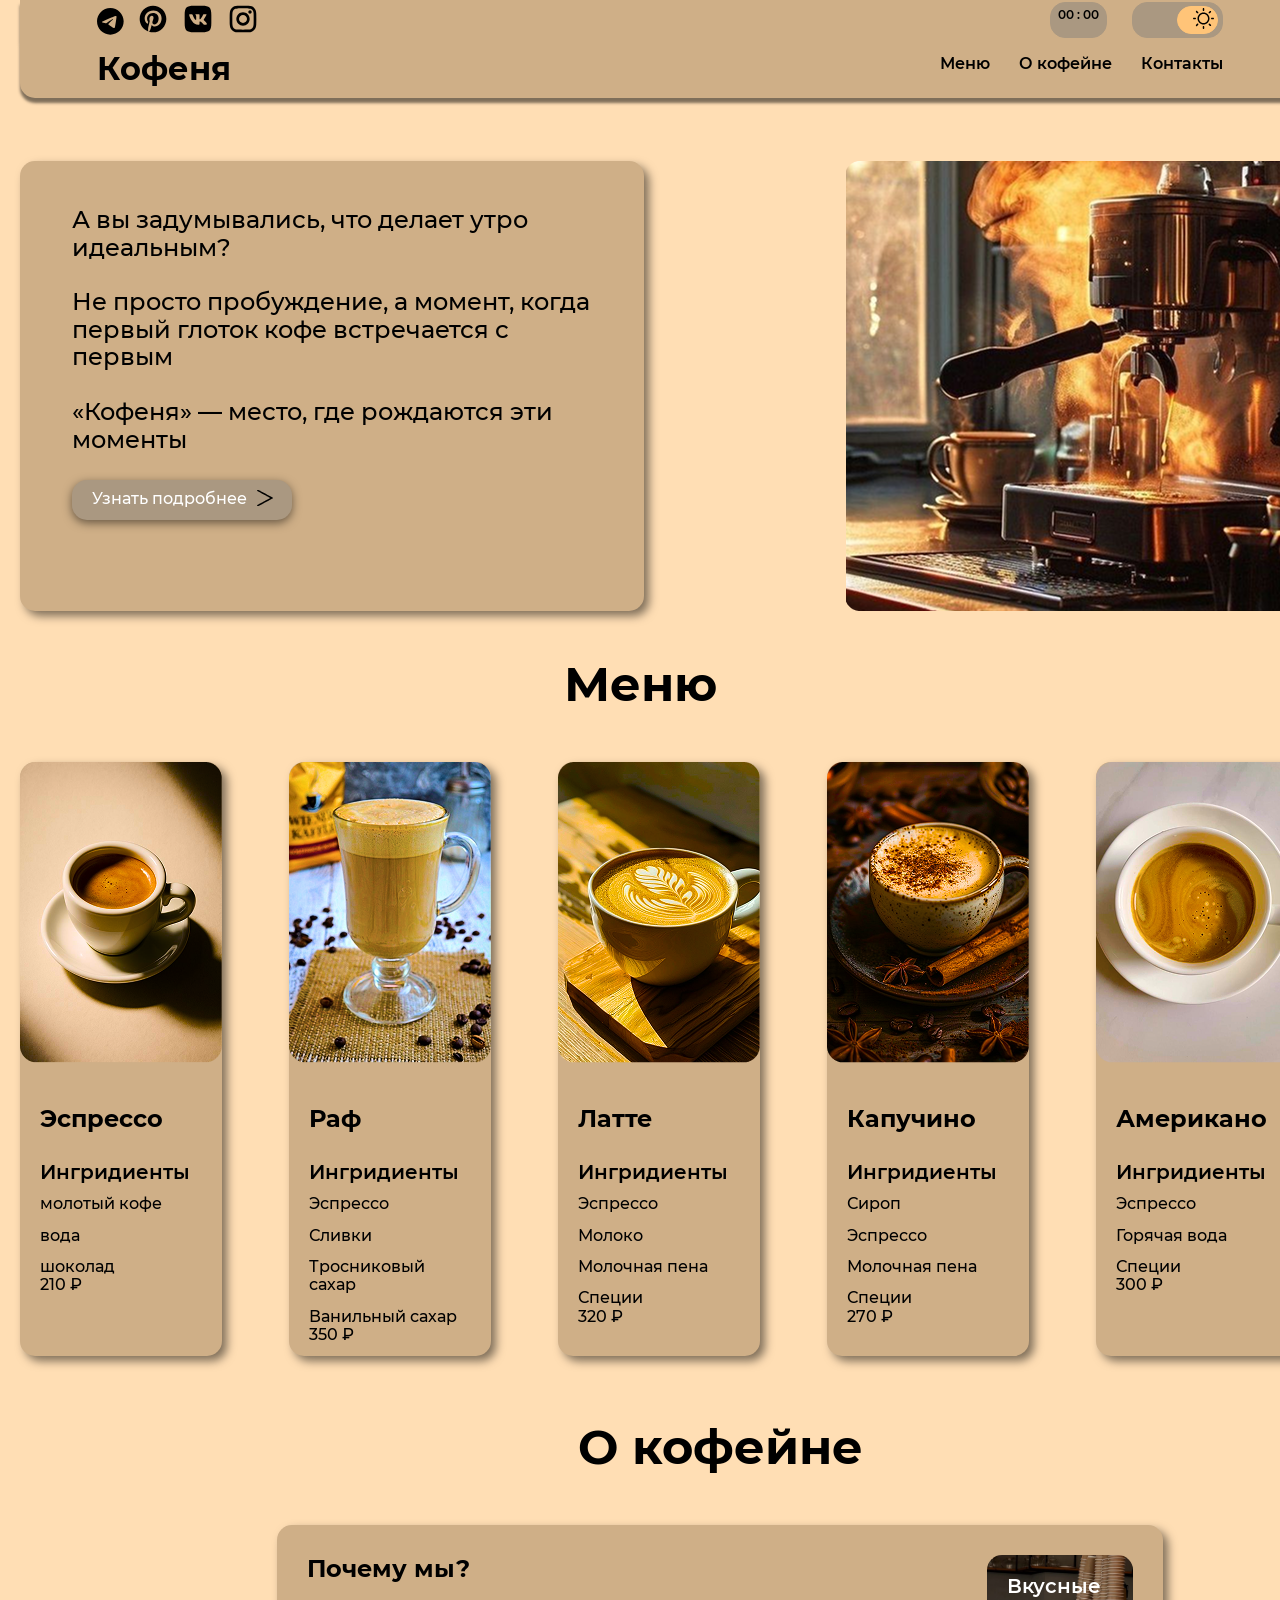
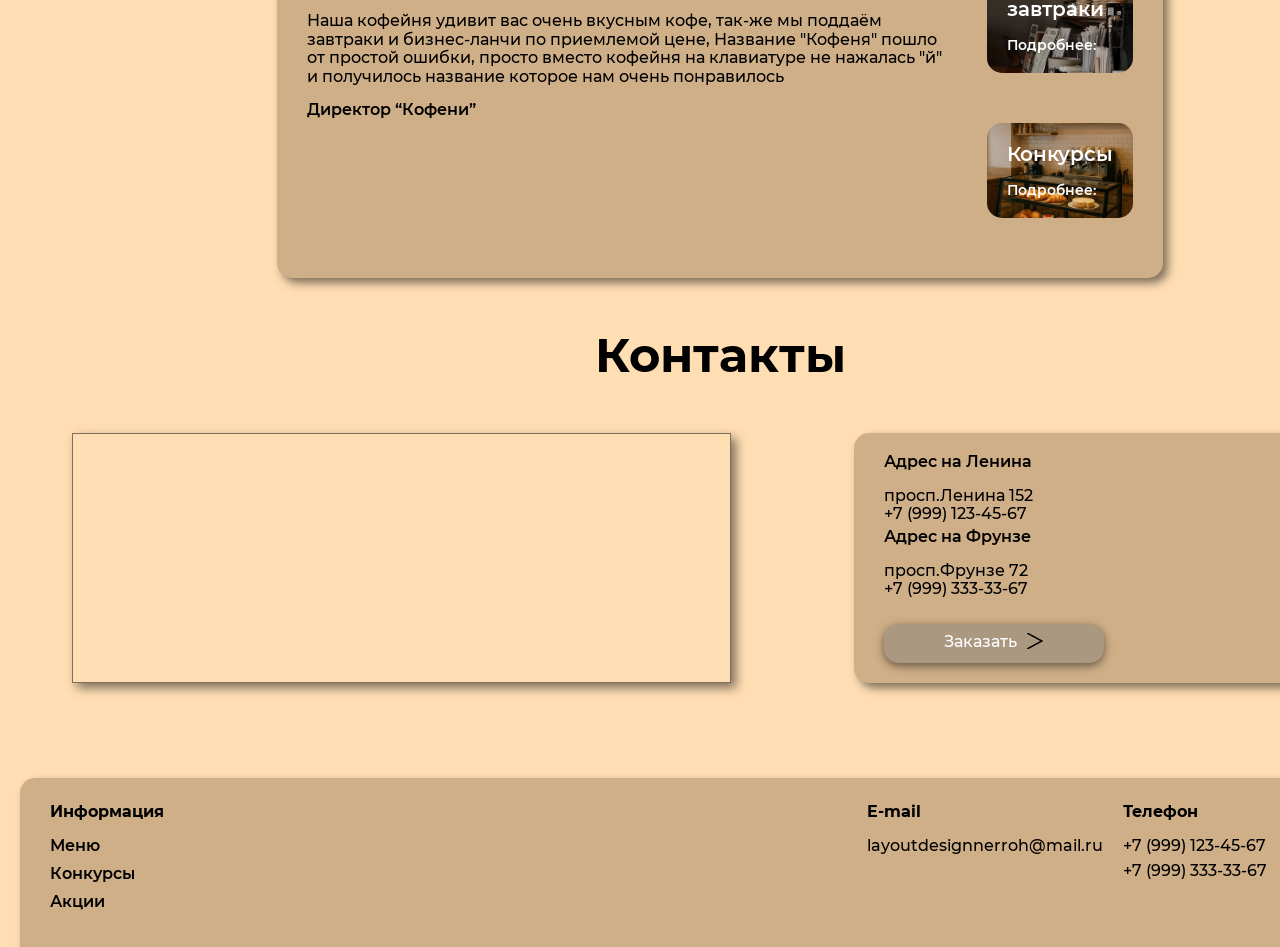
<file: index.html>
<!DOCTYPE html>
<html lang="ru">

<head>
    <meta charset="UTF-8">
    <meta name="viewport" content="width=device-width, initial-scale=1.0">
    <link rel="stylesheet" href="/css/style.css">
    <link rel="stylesheet" href="/css/normalize.css">
    <script src="js/renderCards.js" defer></script>
    <script src="js/script.js" defer></script>
    <title>Кофеня 2.0</title>
</head>

<body>

    <header class="header">
        <div class="container header__container">
            <div class="header__block">
                <div class="header__up" data-js="header-top">
                    <div class="up__heading">
                        <img class="img__header-up" src="/img/up_header__telegram.svg" alt="телеграм">
                        <img class="img__header-up" src="/img/up__header-pinterest.svg" alt="пинтерест">
                        <img class="img__header-up" src="/img/up__header-vk.svg" alt="Вконтакте">
                        <img class="img__header-up" src="/img/up__header-instagram.svg" alt="Инстаграм">
                    </div>

                    <div class="widget">
                        <div class="widget__time">
                            <div class="widget__time__circle">
                                <span class="widget__time__hours">00</span>
                                <span class="widget__time__dots">:</span>
                                <span class="widget__time__label">00</span>
                            </div>
                        </div>

                        <div class="widget__topic">
                            <div class="topic__scrolling">
                                <svg width="21" height="21" viewBox="0 0 21 21" fill="none"
                                    xmlns="http://www.w3.org/2000/svg">
                                    <path
                                        d="M10.5 15C11.6935 15 12.8381 14.5259 13.682 13.682C14.5259 12.8381 15 11.6935 15 10.5C15 9.30653 14.5259 8.16193 13.682 7.31802C12.8381 6.47411 11.6935 6 10.5 6C9.30653 6 8.16193 6.47411 7.31802 7.31802C6.47411 8.16193 6 9.30653 6 10.5C6 11.6935 6.47411 12.8381 7.31802 13.682C8.16193 14.5259 9.30653 15 10.5 15ZM10.5 16.5C8.9087 16.5 7.38258 15.8679 6.25736 14.7426C5.13214 13.6174 4.5 12.0913 4.5 10.5C4.5 8.9087 5.13214 7.38258 6.25736 6.25736C7.38258 5.13214 8.9087 4.5 10.5 4.5C12.0913 4.5 13.6174 5.13214 14.7426 6.25736C15.8679 7.38258 16.5 8.9087 16.5 10.5C16.5 12.0913 15.8679 13.6174 14.7426 14.7426C13.6174 15.8679 12.0913 16.5 10.5 16.5ZM10.5 0C10.6989 0 10.8897 0.0790176 11.0303 0.21967C11.171 0.360322 11.25 0.551088 11.25 0.75V2.25C11.25 2.44891 11.171 2.63968 11.0303 2.78033C10.8897 2.92098 10.6989 3 10.5 3C10.3011 3 10.1103 2.92098 9.96967 2.78033C9.82902 2.63968 9.75 2.44891 9.75 2.25V0.75C9.75 0.551088 9.82902 0.360322 9.96967 0.21967C10.1103 0.0790176 10.3011 0 10.5 0ZM10.5 18C10.6989 18 10.8897 18.079 11.0303 18.2197C11.171 18.3603 11.25 18.5511 11.25 18.75V20.25C11.25 20.4489 11.171 20.6397 11.0303 20.7803C10.8897 20.921 10.6989 21 10.5 21C10.3011 21 10.1103 20.921 9.96967 20.7803C9.82902 20.6397 9.75 20.4489 9.75 20.25V18.75C9.75 18.5511 9.82902 18.3603 9.96967 18.2197C10.1103 18.079 10.3011 18 10.5 18ZM3.075 3.075C3.2156 2.93474 3.40609 2.85597 3.60469 2.85597C3.80329 2.85597 3.99378 2.93474 4.13437 3.075L5.19609 4.13437C5.26581 4.20409 5.32111 4.28685 5.35884 4.37794C5.39656 4.46902 5.41598 4.56664 5.41598 4.66523C5.41598 4.76382 5.39656 4.86145 5.35884 4.95253C5.32111 5.04362 5.26581 5.12638 5.19609 5.19609C5.12638 5.26581 5.04362 5.32111 4.95253 5.35884C4.86145 5.39656 4.76382 5.41598 4.66523 5.41598C4.56664 5.41598 4.46902 5.39656 4.37794 5.35884C4.28685 5.32111 4.20409 5.26581 4.13437 5.19609L3.075 4.13437C2.93474 3.99378 2.85597 3.80329 2.85597 3.60469C2.85597 3.40609 2.93474 3.2156 3.075 3.075ZM15.8039 15.8039C15.8736 15.7341 15.9563 15.6787 16.0474 15.6409C16.1385 15.6032 16.2361 15.5837 16.3348 15.5837C16.4334 15.5837 16.531 15.6032 16.6221 15.6409C16.7132 15.6787 16.796 15.7341 16.8656 15.8039L17.925 16.8656C18.0543 17.0083 18.1237 17.1952 18.119 17.3877C18.1142 17.5801 18.0357 17.7634 17.8995 17.8995C17.7634 18.0357 17.5801 18.1142 17.3877 18.119C17.1952 18.1237 17.0083 18.0543 16.8656 17.925L15.8039 16.8656C15.7341 16.796 15.6787 16.7132 15.6409 16.6221C15.6032 16.531 15.5837 16.4334 15.5837 16.3348C15.5837 16.2361 15.6032 16.1385 15.6409 16.0474C15.6787 15.9563 15.7341 15.8736 15.8039 15.8039ZM0 10.5C0 10.3011 0.0790176 10.1103 0.21967 9.96967C0.360322 9.82902 0.551088 9.75 0.75 9.75H2.25C2.44891 9.75 2.63968 9.82902 2.78033 9.96967C2.92098 10.1103 3 10.3011 3 10.5C3 10.6989 2.92098 10.8897 2.78033 11.0303C2.63968 11.171 2.44891 11.25 2.25 11.25H0.75C0.551088 11.25 0.360322 11.171 0.21967 11.0303C0.0790176 10.8897 0 10.6989 0 10.5ZM18 10.5C18 10.3011 18.079 10.1103 18.2197 9.96967C18.3603 9.82902 18.5511 9.75 18.75 9.75H20.25C20.4489 9.75 20.6397 9.82902 20.7803 9.96967C20.921 10.1103 21 10.3011 21 10.5C21 10.6989 20.921 10.8897 20.7803 11.0303C20.6397 11.171 20.4489 11.25 20.25 11.25H18.75C18.5511 11.25 18.3603 11.171 18.2197 11.0303C18.079 10.8897 18 10.6989 18 10.5ZM3.075 17.925C2.93474 17.7844 2.85597 17.5939 2.85597 17.3953C2.85597 17.1967 2.93474 17.0062 3.075 16.8656L4.13437 15.8039C4.27517 15.6631 4.46612 15.584 4.66523 15.584C4.86435 15.584 5.0553 15.6631 5.19609 15.8039C5.33689 15.9447 5.41598 16.1357 5.41598 16.3348C5.41598 16.5339 5.33689 16.7248 5.19609 16.8656L4.13437 17.925C3.99378 18.0653 3.80329 18.144 3.60469 18.144C3.40609 18.144 3.2156 18.0653 3.075 17.925ZM15.8039 5.19609C15.7341 5.12643 15.6787 5.04368 15.6409 4.95259C15.6032 4.8615 15.5837 4.76385 15.5837 4.66523C15.5837 4.56662 15.6032 4.46897 15.6409 4.37788C15.6787 4.28678 15.7341 4.20404 15.8039 4.13437L16.8656 3.075C17.0083 2.94573 17.1952 2.87627 17.3877 2.88101C17.5801 2.88575 17.7634 2.96432 17.8995 3.10046C18.0357 3.23659 18.1142 3.41986 18.119 3.61233C18.1237 3.80479 18.0543 3.99171 17.925 4.13437L16.8656 5.19609C16.796 5.2659 16.7132 5.32128 16.6221 5.35906C16.531 5.39684 16.4334 5.41629 16.3348 5.41629C16.2361 5.41629 16.1385 5.39684 16.0474 5.35906C15.9563 5.32128 15.8736 5.2659 15.8039 5.19609Z"
                                        fill="black" />
                                </svg>
                            </div>
                        </div>
                    </div>

                </div>
                <div class="header__down">
                    <a href="/" class="header__logo" aria-label="На главную">
                        <h1 class="header__title">Кофеня</h1>
                    </a>

                    <nav class="nav" aria-label="Основная навигация">
                        <ul class="nav__list">
                            <li class="nav__item"><a href="/menu.html" class="nav__link">Меню</a></li>
                            <li class="nav__item"><a href="#about" class="nav__link">О кофейне</a></li>
                            <li class="nav__item"><a href="#contact" class="nav__link">Контакты</a></li>
                        </ul>
                    </nav>
                </div>

            </div>
        </div>
    </header>


    <main class="main text__color">

        <section class="hero">
            <div class="container hero__container">
                <div class="hero__block">
                    <h2 class="hero__title">А вы задумывались, что делает утро идеальным?</h2>
                    <p class="hero__paragraph">Не просто пробуждение, а момент, когда первый глоток кофе встречается с
                        первым </p>
                    <p class="hero__paragraph">«Кофеня» — место, где рождаются эти моменты</p>
                    <a href="/about" class="button button--primary">Узнать подробнее</a>
                </div>

                <div class="img__hero"></div>
            </div>
        </section>

        <section class="menu">
            <h2 class="main__title">Меню</h2>
            <div class="container menu__container">



                <div class="cardsContainer" id="cardsContainer">

                </div>
                <svg class="arrow__menu-right" width="39" height="47" viewBox="0 0 39 47" fill="none"
                    xmlns="http://www.w3.org/2000/svg">
                    <ellipse cx="19.5" cy="23.5" rx="19.5" ry="23.5" fill="#B16F1B" />
                    <path d="M32 23.5L13.25 34.7583L13.25 12.2417L32 23.5Z" fill="#D9D9D9" />
                </svg>
        </section>

        <section class="about">
            <div class="container adout__container">
                <h2 class="main__title">О кофейне</h2>
                <div class="adout__block">
                    <div class="about__subtitle">
                        <div class="about__title">Почему мы?</div>
                        <p class="about__description">Наша кофейня удивит вас очень вкусным кофе, так-же мы поддаём
                            завтраки и бизнес-ланчи по приемлемой цене, Название "Кофеня" пошло от простой ошибки,
                            просто вместо кофейня на клавиатуре не нажалась "й" и получилось название которое нам очень
                            понравилось</p>
                        <small class="about__signature">Директор “Кофени”</small>
                    </div>

                    <div class="about__card">
                        <ul class="about__list">
                            <li class="about__item adout__img-1">
                                <h3 class="about__item-title">Вкусные завтраки</h3>
                                <strong class="about__addition">Подробнее:</strong>
                            </li>
                            <li class="about__item adout__img-2">
                                <h3 class="about__item-title">Конкурсы</h3>
                                <strong class="about__addition">Подробнее:</strong>
                            </li>
                        </ul>
                    </div>
                </div>
            </div>
        </section>

        <section class="contact">
            <div class="container contact__container">
                <h2 class="main__title">Контакты</h2>
                <div class="contact__block">
                    <div class="map__card">
                        <script type="text/javascript" charset="utf-8" async
                            src="https://api-maps.yandex.ru/services/constructor/1.0/js/?um=constructor%3A11ebb844b0d2da942059dbc7c7d0a756684dc5bc5a4310904836375094017203&amp;width=100%&amp;height=346&amp;lang=ru_RU&amp;scroll=true"></script>
                    </div>

                    <div class="contact__keys">
                        <ul class="contact__card">
                            <li class="contact__item">
                                <h3 class="contact__heading">Адрес на Ленина</h3>
                                <address class="contact__address">просп.Ленина 152</address>
                                <a href="tel:+79991234567" class="contact-info__phone contact__address">
                                    +7 (999) 123-45-67
                                </a>
                            </li>

                            <li class="contact__item">
                                <h3 class="contact__heading">Адрес на Фрунзе</h3>
                                <address class="contact__address">просп.Фрунзе 72</address>
                                <a href="tel:+79993333367" class="contact-info__phone contact__address">
                                    +7 (999) 333-33-67
                                </a>
                            </li>
                        </ul>
                        <a href="/about" class="button button--primary">Заказать</a>
                    </div>
                </div>
            </div>
        </section>
    </main>


    <footer class="footer">
        <div class="container footer__container">
            <div class="footer__block">
                <nav class="footer__nav">
                    <h3 class="footer__heading">Информация</h3>
                    <ul class="nav__card">
                        <li class="nav__item"><a href="/" class="nav__link">Меню</a></li>
                        <li class="nav__item"><a href="/" class="nav__link">Конкурсы</a></li>
                        <li class="nav__item"><a href="/" class="nav__link">Акции</a></li>
                    </ul>
                </nav>

                <ul class="footer__card">
                    <li class="footer__item">
                        <h3 class="footer__heading">E-mail</h3>
                        <a href="mailto:layoutdesignnerroh@mail.ru"
                            class="contact__email nav__link">layoutdesignnerroh@mail.ru</a>
                    </li>
                    <li class="footer__item">
                        <h3 class="footer__heading">Телефон</h3>
                        <a href="tel:+79991234567" class="contact-info__phone-footer nav__link">
                            +7 (999) 123-45-67
                        </a>
                        <a href="tel:+79993333367" class="contact-info__phone-footer nav__link">
                            +7 (999) 333-33-67
                        </a>
                    </li>
                </ul>
            </div>
        </div>
    </footer>

    <div id="buttonScroll">

    </div>

</body>

</html>
</file>
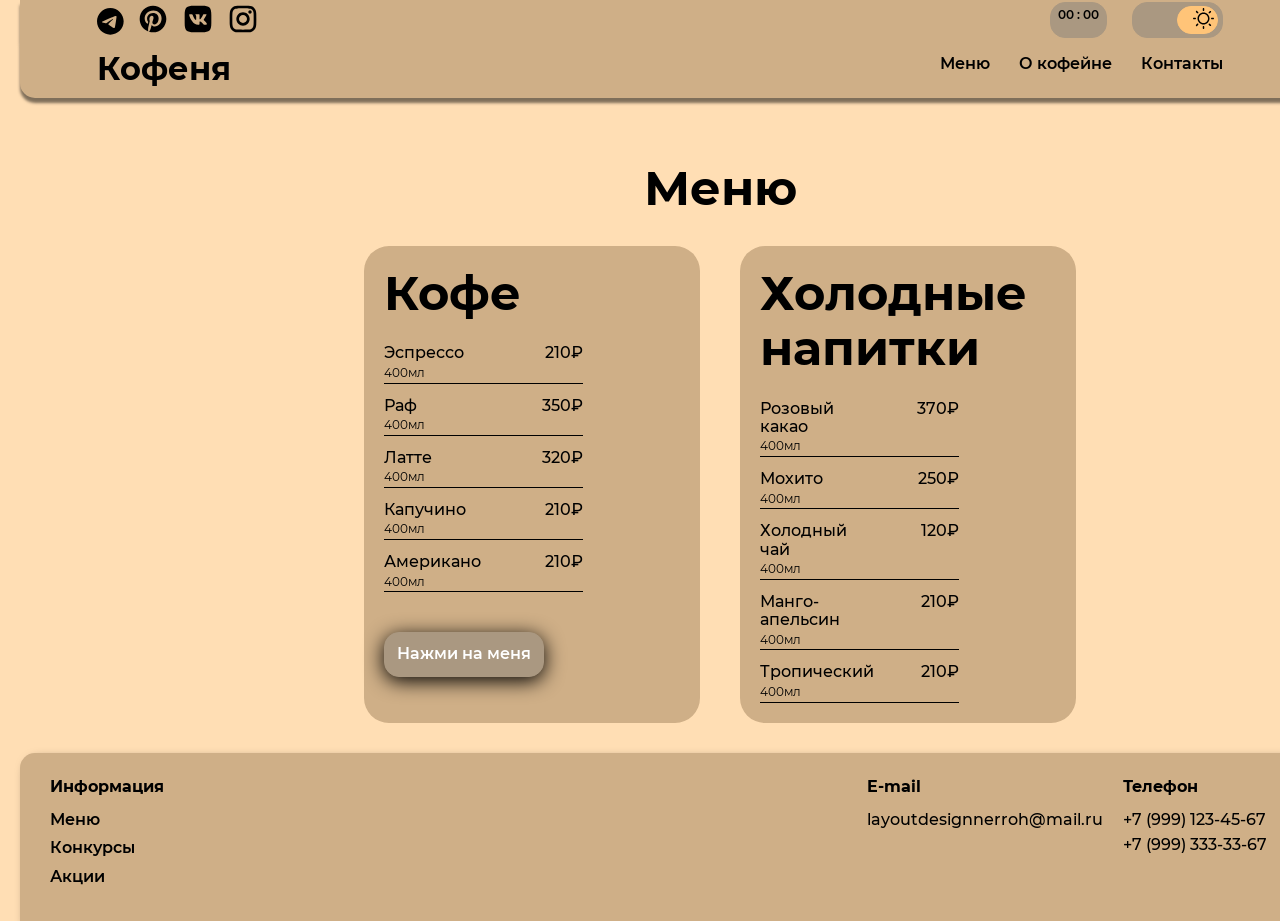
<file: menu.html>
<!DOCTYPE html>
<html lang="ru">

<head>
    <meta charset="UTF-8">
    <meta name="viewport" content="width=device-width, initial-scale=1.0">
    <link rel="stylesheet" href="/css/style.css">
    <link rel="stylesheet" href="/css/normalize.css">
    <title>Кофеня 2.0</title>
</head>

<body>

     <header class="header">
        <div class="container header__container">
            <div class="header__block">
                <div class="header__up" data-js="header-top">
                    <div class="up__heading">
                        <img class="img__header-up" src="/img/up_header__telegram.svg" alt="телеграм">
                        <img class="img__header-up" src="/img/up__header-pinterest.svg" alt="пинтерест">
                        <img class="img__header-up" src="/img/up__header-vk.svg" alt="Вконтакте">
                        <img class="img__header-up" src="/img/up__header-instagram.svg" alt="Инстаграм">
                    </div>

                    <div class="widget">
                        <div class="widget__time">
                            <div class="widget__time__circle">
                                <span class="widget__time__hours">00</span>
                                <span class="widget__time__dots">:</span>
                                <span class="widget__time__label">00</span>
                            </div>
                        </div>

                        <div class="widget__topic">
                            <div class="topic__scrolling">
                                <svg width="21" height="21" viewBox="0 0 21 21" fill="none"
                                    xmlns="http://www.w3.org/2000/svg">
                                    <path
                                        d="M10.5 15C11.6935 15 12.8381 14.5259 13.682 13.682C14.5259 12.8381 15 11.6935 15 10.5C15 9.30653 14.5259 8.16193 13.682 7.31802C12.8381 6.47411 11.6935 6 10.5 6C9.30653 6 8.16193 6.47411 7.31802 7.31802C6.47411 8.16193 6 9.30653 6 10.5C6 11.6935 6.47411 12.8381 7.31802 13.682C8.16193 14.5259 9.30653 15 10.5 15ZM10.5 16.5C8.9087 16.5 7.38258 15.8679 6.25736 14.7426C5.13214 13.6174 4.5 12.0913 4.5 10.5C4.5 8.9087 5.13214 7.38258 6.25736 6.25736C7.38258 5.13214 8.9087 4.5 10.5 4.5C12.0913 4.5 13.6174 5.13214 14.7426 6.25736C15.8679 7.38258 16.5 8.9087 16.5 10.5C16.5 12.0913 15.8679 13.6174 14.7426 14.7426C13.6174 15.8679 12.0913 16.5 10.5 16.5ZM10.5 0C10.6989 0 10.8897 0.0790176 11.0303 0.21967C11.171 0.360322 11.25 0.551088 11.25 0.75V2.25C11.25 2.44891 11.171 2.63968 11.0303 2.78033C10.8897 2.92098 10.6989 3 10.5 3C10.3011 3 10.1103 2.92098 9.96967 2.78033C9.82902 2.63968 9.75 2.44891 9.75 2.25V0.75C9.75 0.551088 9.82902 0.360322 9.96967 0.21967C10.1103 0.0790176 10.3011 0 10.5 0ZM10.5 18C10.6989 18 10.8897 18.079 11.0303 18.2197C11.171 18.3603 11.25 18.5511 11.25 18.75V20.25C11.25 20.4489 11.171 20.6397 11.0303 20.7803C10.8897 20.921 10.6989 21 10.5 21C10.3011 21 10.1103 20.921 9.96967 20.7803C9.82902 20.6397 9.75 20.4489 9.75 20.25V18.75C9.75 18.5511 9.82902 18.3603 9.96967 18.2197C10.1103 18.079 10.3011 18 10.5 18ZM3.075 3.075C3.2156 2.93474 3.40609 2.85597 3.60469 2.85597C3.80329 2.85597 3.99378 2.93474 4.13437 3.075L5.19609 4.13437C5.26581 4.20409 5.32111 4.28685 5.35884 4.37794C5.39656 4.46902 5.41598 4.56664 5.41598 4.66523C5.41598 4.76382 5.39656 4.86145 5.35884 4.95253C5.32111 5.04362 5.26581 5.12638 5.19609 5.19609C5.12638 5.26581 5.04362 5.32111 4.95253 5.35884C4.86145 5.39656 4.76382 5.41598 4.66523 5.41598C4.56664 5.41598 4.46902 5.39656 4.37794 5.35884C4.28685 5.32111 4.20409 5.26581 4.13437 5.19609L3.075 4.13437C2.93474 3.99378 2.85597 3.80329 2.85597 3.60469C2.85597 3.40609 2.93474 3.2156 3.075 3.075ZM15.8039 15.8039C15.8736 15.7341 15.9563 15.6787 16.0474 15.6409C16.1385 15.6032 16.2361 15.5837 16.3348 15.5837C16.4334 15.5837 16.531 15.6032 16.6221 15.6409C16.7132 15.6787 16.796 15.7341 16.8656 15.8039L17.925 16.8656C18.0543 17.0083 18.1237 17.1952 18.119 17.3877C18.1142 17.5801 18.0357 17.7634 17.8995 17.8995C17.7634 18.0357 17.5801 18.1142 17.3877 18.119C17.1952 18.1237 17.0083 18.0543 16.8656 17.925L15.8039 16.8656C15.7341 16.796 15.6787 16.7132 15.6409 16.6221C15.6032 16.531 15.5837 16.4334 15.5837 16.3348C15.5837 16.2361 15.6032 16.1385 15.6409 16.0474C15.6787 15.9563 15.7341 15.8736 15.8039 15.8039ZM0 10.5C0 10.3011 0.0790176 10.1103 0.21967 9.96967C0.360322 9.82902 0.551088 9.75 0.75 9.75H2.25C2.44891 9.75 2.63968 9.82902 2.78033 9.96967C2.92098 10.1103 3 10.3011 3 10.5C3 10.6989 2.92098 10.8897 2.78033 11.0303C2.63968 11.171 2.44891 11.25 2.25 11.25H0.75C0.551088 11.25 0.360322 11.171 0.21967 11.0303C0.0790176 10.8897 0 10.6989 0 10.5ZM18 10.5C18 10.3011 18.079 10.1103 18.2197 9.96967C18.3603 9.82902 18.5511 9.75 18.75 9.75H20.25C20.4489 9.75 20.6397 9.82902 20.7803 9.96967C20.921 10.1103 21 10.3011 21 10.5C21 10.6989 20.921 10.8897 20.7803 11.0303C20.6397 11.171 20.4489 11.25 20.25 11.25H18.75C18.5511 11.25 18.3603 11.171 18.2197 11.0303C18.079 10.8897 18 10.6989 18 10.5ZM3.075 17.925C2.93474 17.7844 2.85597 17.5939 2.85597 17.3953C2.85597 17.1967 2.93474 17.0062 3.075 16.8656L4.13437 15.8039C4.27517 15.6631 4.46612 15.584 4.66523 15.584C4.86435 15.584 5.0553 15.6631 5.19609 15.8039C5.33689 15.9447 5.41598 16.1357 5.41598 16.3348C5.41598 16.5339 5.33689 16.7248 5.19609 16.8656L4.13437 17.925C3.99378 18.0653 3.80329 18.144 3.60469 18.144C3.40609 18.144 3.2156 18.0653 3.075 17.925ZM15.8039 5.19609C15.7341 5.12643 15.6787 5.04368 15.6409 4.95259C15.6032 4.8615 15.5837 4.76385 15.5837 4.66523C15.5837 4.56662 15.6032 4.46897 15.6409 4.37788C15.6787 4.28678 15.7341 4.20404 15.8039 4.13437L16.8656 3.075C17.0083 2.94573 17.1952 2.87627 17.3877 2.88101C17.5801 2.88575 17.7634 2.96432 17.8995 3.10046C18.0357 3.23659 18.1142 3.41986 18.119 3.61233C18.1237 3.80479 18.0543 3.99171 17.925 4.13437L16.8656 5.19609C16.796 5.2659 16.7132 5.32128 16.6221 5.35906C16.531 5.39684 16.4334 5.41629 16.3348 5.41629C16.2361 5.41629 16.1385 5.39684 16.0474 5.35906C15.9563 5.32128 15.8736 5.2659 15.8039 5.19609Z"
                                        fill="black" />
                                </svg>
                            </div>
                        </div>
                    </div>

                </div>
                <div class="header__down">
                    <a href="/" class="header__logo" aria-label="На главную">
                        <h1 class="header__title">Кофеня</h1>
                    </a>

                    <nav class="nav" aria-label="Основная навигация">
                        <ul class="nav__list">
                            <li class="nav__item"><a href="/menu.html" class="nav__link">Меню</a></li>
                            <li class="nav__item"><a href="#about" class="nav__link">О кофейне</a></li>
                            <li class="nav__item"><a href="#contact" class="nav__link">Контакты</a></li>
                        </ul>
                    </nav>
                </div>

            </div>
        </div>
    </header>

     <main class="main text__color">

        <section class="category">
            <div class="container category__container">
                <h2 class="category__heading card__heading">Меню</h2>
                <div class="category__block">
                    <article class="category__card">
                        <h3 class="card__heading">Кофе</h3>
                        <ul class="card__list">
                            <li class="card__item">
                                <h4 class="card__name">Эспрессо</h4>
                                
                                <span class="card__price">210₽</span>
                                <p class="card__span">400мл</p>
                                <div class="border__bot"></div>
                            </li>

                            <li class="card__item">
                                <h4 class="card__name">Раф</h4>
                                
                                <span class="card__price">350₽</span>
                                <p class="card__span">400мл</p>
                                <div class="border__bot"></div>
                            </li>

                            <li class="card__item">
                                <h4 class="card__name">Латте</h4>
                                
                                <span class="card__price">320₽</span>
                                <p class="card__span">400мл</p>
                                <div class="border__bot"></div>
                            </li>

                            <li class="card__item">
                                <h4 class="card__name">Капучино</h4>
                                
                                <span class="card__price">210₽</span>
                                <p class="card__span">400мл</p>
                                <div class="border__bot"></div>
                            </li>

                            <li class="card__item">
                                <h4 class="card__name">Американо</h4>
                                
                                <span class="card__price">210₽</span>
                                <p class="card__span">400мл</p>
                                <div class="border__bot"></div>
                            </li>
                        </ul>

                        <a href="/about" class="button__menu button--primary">Нажми на меня</a>
                    </article>

                    <svg class="arrow__menu-right arrow__menu-right-card" width="39" height="47" viewBox="0 0 39 47" fill="none"
                    xmlns="http://www.w3.org/2000/svg">
                    <ellipse cx="19.5" cy="23.5" rx="19.5" ry="23.5" fill="#B16F1B" />
                    <path d="M32 23.5L13.25 34.7583L13.25 12.2417L32 23.5Z" fill="#D9D9D9" />
                </svg>

                    <article class="category__card">
                        <h3 class="card__heading">Холодные напитки</h3>
                        <ul class="card__list">
                            <li class="card__item">
                                <h4 class="card__name">Розовый какао</h4>                                
                                <span class="card__price">370₽</span>
                                <p class="card__span">400мл</p>
                                <div class="border__bot"></div>
                            </li>

                            <li class="card__item">
                                <h4 class="card__name">Мохито</h4>                               
                                <span class="card__price">250₽</span>
                                <p class="card__span">400мл</p>
                                <div class="border__bot"></div>
                            </li>

                            <li class="card__item">
                                <h4 class="card__name">Холодный чай</h4>                                
                                <span class="card__price">120₽</span>
                                <p class="card__span">400мл</p>
                                <div class="border__bot"></div>
                            </li>

                            <li class="card__item">
                                <h4 class="card__name">Манго-апельсин</h4>                               
                                <span class="card__price">210₽</span>
                                <p class="card__span">400мл</p>
                                <div class="border__bot"></div>
                            </li>

                            <li class="card__item">
                                <h4 class="card__name">Тропический</h4>
                                <span class="card__price">210₽</span>
                                <p class="card__span">400мл</p>
                                <div class="border__bot"></div>
                            </li>
                        </ul>
                    </article>
                    
                </div>
            </div>
        </section>

     </main>

     <footer class="footer">
        <div class="container footer__container">
            <div class="footer__block">
                <nav class="footer__nav">
                    <h3 class="footer__heading">Информация</h3>
                    <ul class="nav__card">
                        <li class="nav__item"><a href="/" class="nav__link">Меню</a></li>
                        <li class="nav__item"><a href="/" class="nav__link">Конкурсы</a></li>
                        <li class="nav__item"><a href="/" class="nav__link">Акции</a></li>
                    </ul>
                </nav>

                <ul class="footer__card">
                    <li class="footer__item">
                        <h3 class="footer__heading">E-mail</h3>
                        <a href="mailto:layoutdesignnerroh@mail.ru"
                            class="contact__email nav__link">layoutdesignnerroh@mail.ru</a>
                    </li>
                    <li class="footer__item">
                        <h3 class="footer__heading">Телефон</h3>
                        <a href="tel:+79991234567" class="contact-info__phone-footer nav__link">
                            +7 (999) 123-45-67
                        </a>
                        <a href="tel:+79993333367" class="contact-info__phone-footer nav__link">
                            +7 (999) 333-33-67
                        </a>
                    </li>
                </ul>
            </div>
        </div>
    </footer>
    
</body>

</html>
</file>
<file: css/style.css>
@font-face {
    font-family: 'Montserrat';
    src: url('/font/MontserratBold.eot');
    src: local('Proxima Montserrat Bold'), local('Montserrat Bold'),
        url('/font/MontserratBold.eot') format('embedded-opentype'),
        url('/font/MontserratBold.woff2') format('woff2'),
        url('/font/MontserratBold.woff') format('woff');
    font-weight: 700;
    font-style: bold;
    font-display: swap;
}

@font-face {
    font-family: 'Montserrat';
    src: url('/font/Montserrat-SemiBold.ttf');
    src: local('Proxima Montserrat SemiBold'), local('Montserrat SemiBold'),
        url('/font/MontserratSemiBold.eot') format('embedded-opentype'),
        url('/font/MontserratSemiBold.woff2') format('woff2'),
        url('/font/MontserratSemiBold.woff') format('woff');
    font-weight: 600;
    font-style: bold;
    font-display: swap;
}

@font-face {
    font-family: 'Montserrat';
    src: url('/font/MontserratMedium.eot');
    src: local('Proxima Montserrat Medium'), local('Montserrat Medium'),
        url('/font/MontserratMedium.eot') format('embedded-opentype'),
        url('/font/MontserratMedium.woff2') format('woff2'),
        url('/font/MontserratMedium.woff') format('woff');
    font-weight: 500;
    font-style: bold;
    font-display: swap;
}

@font-face {
    font-family: 'Montserrat';
    src: url('/font/Montserrat-Regular.ttf');
    src: local('Proxima Montserrat Regular'), local('Montserrat Regular'),
        url('/font/MontserratRegular.eot') format('embedded-opentype'),
        url('/font/MontserratRegular.woff2') format('woff2'),
        url('/font/MontserratRegular.woff') format('woff');
    font-weight: 400;
    font-style: bold;
    font-display: swap;
}


html {
    box-sizing: border-box;
    font-size: 62.5%;
    background-color: #FFDEB4;
    font-family: "Montserrat", sans-serif;
}

body {
    padding: 0;
    margin: 0;
}

*,
*::before,
*::after {
    box-sizing: inherit;
}

a {
    color: inherit;
    text-decoration: none;
}

img {
    max-width: 100%;
    height: auto;

}

/* glob */

.bth-reset {
    padding: 0;
    border: none;
    background-color: transparent;
    cursor: pointer;
}

.list-reset {
    margin: 0;
    padding: 0;
    list-style: none;
}

.container {
    width: 1440px;
    padding: 0 20px;
    margin: 0 auto;
}

.text__color {
    color: black;
}

/* header */

/* up__header */

.header__up {
    display: flex;
    justify-content: space-between;
    align-items: center;
    width: 100%;
    max-width: 1280px;
    height: auto;
    min-height: 40px;
    padding: 0 77px 0 77px;
    box-shadow: 0px 5px 3px rgba(0, 0, 0, 0.5);
    background-color: #CFAF87;
    white-space: nowrap;
}

.img__header-up {
    margin-right: 10px;
}

.img__header-up:last-child {
    margin-right: 0;
}

.widget {
    display: flex;
    flex-direction: row;
}


.widget__time {

    margin-left: auto;
    margin-right: 25px;
    padding: 5px 7px;
    border: 1px solid #AA9881;
    border-radius: 15px;
    background-color: #AA9881;
}

.widget__time__circle {

    font-size: 1.2rem;
    font-weight: 600;
}

.widget__topic {
    padding: 3px 4px 3px 44px;
    border: 1px solid #AA9881;
    border-radius: 15px;
    background-color: #AA9881;
}

.topic__scrolling {
    padding: 1px 3px 1px 15px;
    border: 1px solid #FFC478;
    border-radius: 15px;
    background-color: #FFC478;
}

/* header */

.header__block {
    margin-bottom: 63px;

}

.header__down {
    display: flex;
    flex-direction: row;
    justify-content: space-between;
    align-items: center;
    width: 100%;
    max-width: 1280px;
    height: auto;
    min-height: 58px;
    padding: 0 77px 0 77px;
    background-color: #CFAF87;
    border-radius: 0 0px 15px 15px;
    box-shadow: 0px 5px 3px rgba(0, 0, 0, 0.5);

}

.header__title {
    margin: 0;
    padding: 0;
    font-size: 32px;
    letter-spacing: -10%;
    font-weight: 700;
}



.nav__list {
    display: flex;
    flex-direction: row;
    padding: 0;
    margin: 0;
}

.nav__item {
    margin-right: 29px;
    font-size: 16px;
    font-weight: 600;
    list-style: none;
    white-space: nowrap;


}


.nav__item:last-child {
    margin-right: 0;
}


.nav__link:hover {
    color: #AA9881;
}

@media (max-width: 1023px) {
    .header__container {
        width: 100%;

    }



    .nav__list {
        display: flex;
        flex-direction: row;
    }

    .nav__item {
        font-size: 16px;
    }


}

@media (max-width: 767px) {

    .header__up {
        display: flex;
        flex-direction: column;
        padding: 0 8px 0 8px;
    }




    .header__down {
        display: flex;
        flex-direction: column;

        padding: 0 8px 0 8px;
    }

    .header__logo {
        margin-bottom: 10px;
    }

    .nav__item {
        font-size: 14px;
    }

}



/* hero */

.hero__container {
    display: flex;
    margin-bottom: 46px;

}

.hero__block {
    width: 100%;
    max-width: 624px;
    height: auto;
    min-height: 450px;

    padding: 45px 52px 40px;
    margin-right: 141px;
    border-radius: 15px;
    box-shadow: 5px 5px 10px rgba(0, 0, 0, 0.5);
    background-color: #CFAF87;
}

.hero__title {
    margin: 0;
    margin-bottom: 27px;
    font-size: 2.4rem;
    font-weight: 500;
}

.hero__paragraph {
    margin: 0;
    margin-bottom: 27px;
    font-size: 2.4rem;
    font-weight: 500;
}



.button {
    display: flex;
    justify-content: center;
    width: 100%;
    max-width: 220px;
    padding: 0.6em 1.2em;
    font-size: clamp(14px, 2vw, 16px);
    font-weight: 500;
    border-radius: 15px;
    box-shadow: 0px 3px 10px rgba(0, 0, 0, 0.5);
    color: white;
    background-color: #AA9881;

}

.button:hover {
    transform: scale(0.95);
}

.button::after {
    content: url(/img/button__arrow.png);
    margin-left: 10px;
}



.img__hero {
    background-image: url("/img/hero__1-img.png");
    background-position: center;
    background-repeat: no-repeat;
    background-size: contain;
    width: 100%;
    height: 450px;
}

@media (max-width: 1023px) {

    .hero__container {
        width: 100%;

    }

    .hero__block {
        width: 100%;
        max-width: 354px;
        height: auto;
        min-height: 437px;
        padding: 28px 52px 28px;


    }

    .hero__title {
        margin: 0;
        margin-bottom: 27px;
        font-size: 2rem;
        font-weight: 500;
    }

    .hero__paragraph {
        margin: 0;
        margin-bottom: 27px;
        font-size: 2rem;
        font-weight: 500;
    }
}

@media (max-width: 767px) {

    .hero__block {
        width: 100%;
        max-width: 354px;
        height: auto;
        min-height: 437px;
        padding: 28px 52px 28px;
        margin: 0 auto;

    }

    .img__hero {
        display: none;
    }
}

/* menu */

.main__title {
    display: flex;
    justify-content: center;
    margin: 0;
    margin-bottom: 50px;
    font-size: 48px;
    font-weight: 700;
}

.arrow__menu-right {
    display: none;
}

.cardsContainer {
    display: flex;
    flex-direction: row;
    margin-bottom: 64px;
}

.coffee__card {
    width: 100%;
    max-width: 202px;
    margin-right: 67px;
    border-radius: 15px;
    background-color: #CFAF87;
    box-shadow: 5px 5px 10px rgba(0, 0, 0, 0.5);
}

.coffee__card:last-child {
    margin-right: 0;
}

.coffee-card__image {
    margin-bottom: 39px;
}

.card__block {
    padding: 11px 20px;
}

.coffe__heading {
    margin: 0;
    margin-left: 20px;
    margin-bottom: 18px;
    font-size: 2.4rem;
    font-weight: 700;

}

.card__subtitle {
    margin: 0;
    margin-bottom: 11px;
    font-size: 2rem;
    font-weight: 600;
}

.card__item {
    margin: 0;
    margin-bottom: 11px;
    font-size: 1.6rem;
    font-weight: 500;
}

.card__price {
    font-size: 2.4rem;
    font-weight: 600;
}

@media (max-width: 1023px) {
    .menu__container {
        width: 100%;
    }


    .arrow__menu-right {
        display: none;
    }

    .coffee__card {
        width: 100%;
        max-width: 119px;
        margin-right: 35px;
        border-radius: 15px;
        background-color: #CFAF87;
        box-shadow: 5px 5px 10px rgba(0, 0, 0, 0.5);
    }

    .card__block {
        padding: 5px 8px;
    }

    .coffe__heading {
        margin: 0;
        margin-left: 20px;

        font-size: 1.5rem;
        font-weight: 700;

    }

    .card__subtitle {
        margin: 0;
        margin-bottom: 11px;
        font-size: 1.4rem;
        font-weight: 600;
    }

    .card__item {
        margin: 0;
        margin-bottom: 11px;
        font-size: 1rem;
        font-weight: 500;
    }

    .card__price {
        font-size: 1.4rem;
        font-weight: 600;
    }
}

@media (max-width: 768px) {
    .menu__container {
        display: flex;
        flex-direction: row;
        justify-content: center;
        align-items: center;
        gap: 29px;
        width: 100%;
    }

    .arrow__menu-right {
        display: block;
    }

    .coffee__card {
        display: none;
        width: 100%;
        max-width: 119px;

        border-radius: 15px;
        background-color: #CFAF87;
        box-shadow: 5px 5px 10px rgba(0, 0, 0, 0.5);
    }

    .coffee__card:nth-child(2n+2) {
        display: block;
        margin: 0 auto;
        margin-right: 29px;

    }

    .card__block {
        padding: 5px 8px;
    }


}

/* about */

.adout__container {
    margin: 0 auto;
}

.adout__block {
    display: flex;
    width: 100%;
    max-width: 886px;
    height: auto;
    
    margin: 0 auto;
    margin-bottom: 50px;
    padding: 30px 30px 10px;
    border-radius: 15px;
    background-color: #CFAF87;
    box-shadow: 5px 5px 10px rgba(0, 0, 0, 0.5);
}

.about__title {
    margin-bottom: 30px;
    font-size: 2.4rem;
    font-weight: 700;
}

.about__description {
    margin: 0;
    margin-bottom: 15px;
    font-size: 1.6rem;
    font-weight: 500;
}

.about__signature {
    font-size: 1.6rem;
    font-weight: 600;
}

.about__card {
    display: flex;
    flex-direction: column;
}

.about__list {

    margin: 0;
}

.about__item {
    padding: 20px;
    margin-bottom: 50px;
    border-radius: 15px;
    color: white;
    list-style: none;
}


.about__item-title {
    margin: 0;
    margin-bottom: 16px;
    font-size: 2rem;
    font-weight: 600;
}

.about__addition {
    font-size: 1.4rem;
    font-weight: 600;
}

.adout__img-1 {
    background-image: url("/img/Adout-1.png");
    background-repeat: no-repeat;
    background-position: center;
    background-size: cover;
}

.adout__img-2 {

    background-image: url("/img/Adout-2.png");
    background-repeat: no-repeat;
    background-position: center;
    background-size: cover;
}

@media (max-width: 1023px) {
    .adout__container {
        width: 100%;
    }
}

@media (max-width: 768px) {
    .adout__container {
        width: 100%;
    }

    .adout__block {
        display: flex;
        flex-direction: column;
    }

    .about__subtitle {
        margin-bottom: 20px;
    }

    .about__card {
        display: flex;
        justify-content: center;
    }
}


/* contact */

.contact__block {
    display: flex;
    justify-content: space-around;
    gap: 20px;
    margin-bottom: 95px;
}

.map__card {
    width: 100%;
    max-width: 659px;
    border: 1px solid #7e705f;
    box-shadow: 5px 5px 10px rgba(0, 0, 0, 0.5);
}

.contact__keys {
    display: flex;
    flex-direction: column;
    justify-content: center;
    width: 100%;
    max-width: 515px;
    height: auto;
    max-height: 346px;
    padding: 20px 30px;
    
    border-radius: 15px;
    box-shadow: 5px 5px 10px rgba(0, 0, 0, 0.5);
    background-color: #CFAF87;
}

.contact__card {
    display: flex;
    flex-direction: column;
    align-items: start;
    padding: 0;
    margin: 0;
    margin-bottom: 20px;
}

.contact__item {
    display: flex;
    flex-direction: column;
    list-style: none;
}

.contact__heading {
    margin: 0;
    padding: 0;
    margin-bottom: 15px;
    font-size: 1.6rem;
    font-weight: 600;
}

.contact__address {
    margin-bottom: 16px;
    font-style: normal;
    font-size: 1.6rem;
    font-weight: 500;
}

.contact__item {
    display: flex;
}

.contact__address {
    margin-bottom: 0;
}

.contact-info__phone {
    margin-bottom: 5px;
}

@media (max-width: 1023px) {
   .contact__container {
    width: 100%;
   } 

   .map__card {
    width: 100%;
    max-width: 354px;
    border: 1px solid #7e705f;
    box-shadow: 5px 5px 10px rgba(0, 0, 0, 0.5);
}
}

@media (max-width: 768px) {
   .contact__container {
    width: 100%;
   } 

   .contact__block {
    display: flex;
    flex-direction: column-reverse;
   }
}



/* footer */

.footer__block {
    display: flex;
    flex-direction: row;
    align-items: start;
    justify-content: space-between;
    width: 100%;
    max-width: 1277px;
    height: auto;
    
    padding: 25px 30px;
    border-radius: 15px 15px 0 0;
    box-shadow: 5px 5px 10px rgba(0, 0, 0, 0.5);
    background-color: #CFAF87;
}

.footer__nav {
    display: flex;
    flex-direction: column;
    align-items: center;

}

.footer__heading {
    margin: 0;
    margin-bottom: 15px;
    font-size: 16px;
    font-weight: 700;
}

.footer__card {
    display: flex;
    flex-direction: row;
    align-items: start;
    margin: 0;
    padding: 0;
    list-style: none;
}

.footer__item {
    margin-right: 20px;
}

.footer__item:last-child {
    margin-right: 0;
    
}

.nav__card {
    margin: 0;
    padding: 0;
}

.nav__item {
    margin-bottom: 10px;
    list-style: none;
}

.contact__email {
    
    font-size: 1.6rem;
    font-weight: 500;
}

.contact-info__phone-footer {
    display: flex;
    margin-bottom: 7px;
    font-size: 1.6rem;
    font-weight: 500;
}

.contact-info__phone-footer:last-child {
    margin-bottom: 0;
}

@media (max-width: 1023px) {
   .footer__container {
    width: 100%;
   } 

}

@media (max-width: 768px) {
   .footer__container {
    width: 100%;
   } 

   .footer__block {
    display: flex;
    flex-direction: column;
   }

   .footer__card {
    display: flex;
    flex-direction: column;
   }
} 


/* страница menu */

.category__block {
    display: flex;
    justify-content: center;
    margin-bottom: 30px;
}

.card__heading {
    padding: 0;
    margin: 0;
    margin-bottom: 23px;
    font-size: 4.8rem;
    font-weight: 700;
}

.category__heading {
    margin-bottom: 30px;
    text-align: center;
}

.category__card {
    display: flex;
    flex-direction: column;
    width: 100%;
    max-width: 336px;
    height: auto;
    
    padding: 20px 20px;
    margin-right: 40px;
    border-radius: 25px;
    background-color: #CFAF87;
}

.category__card:last-child {
    margin-right: 0;
}


.card__list {
    display: flex;
    flex-direction: column;
    padding: 0;
    margin: 0;
}

.card__item {
    display: flex;
    justify-content: space-between;
    flex-wrap: wrap;
    width: 100%;
    max-width: 199px;
    margin-bottom: 13px;
}

.card__item:last-child {
    margin-bottom: 0;
}


.card__name {
    width: 100%;
    max-width: 90px;
    margin: 0;
    margin-bottom: 3px;
    font-size: 1.6rem;
    font-weight: 500;
}

.card__span {
    width: 100%;
    margin: 0;
    margin-bottom: 3px;
    font-size: 1.2rem;
    font-weight: 400;
}

.card__price {
    font-size: 1.6rem;
    font-weight: 500;
}

.border__bot {
    display: inline-block;
    width: 100%;
    max-width: 199px;
    border-bottom: 1px solid black;
}

.button__menu {
    display: flex;
    justify-content: center;
    width: 160px;
    padding: 12px 12px;
    margin-top: 40px;
    border: 1px solid #AA9881;
    border-radius: 15px;
    box-shadow: 0 4px 20px black;
    font-size: 1.6rem;
    font-weight: 600;
    white-space: nowrap;
    color: white;
    background-color: #AA9881;
}

.button__menu:hover {
    background-color: #7e705f;
    transform: scale(0.9);
}

@media (max-width: 1023px) {
    .category__container {
        width: 100%;
    }

}

@media (max-width: 768px) {
    .category__container {
        width: 100%;
    }

    .category__block {
        display: flex;
        flex-direction: row;
        align-items: center;
    }

    .category__card:last-child {
    display: none;
}

}
</file>
